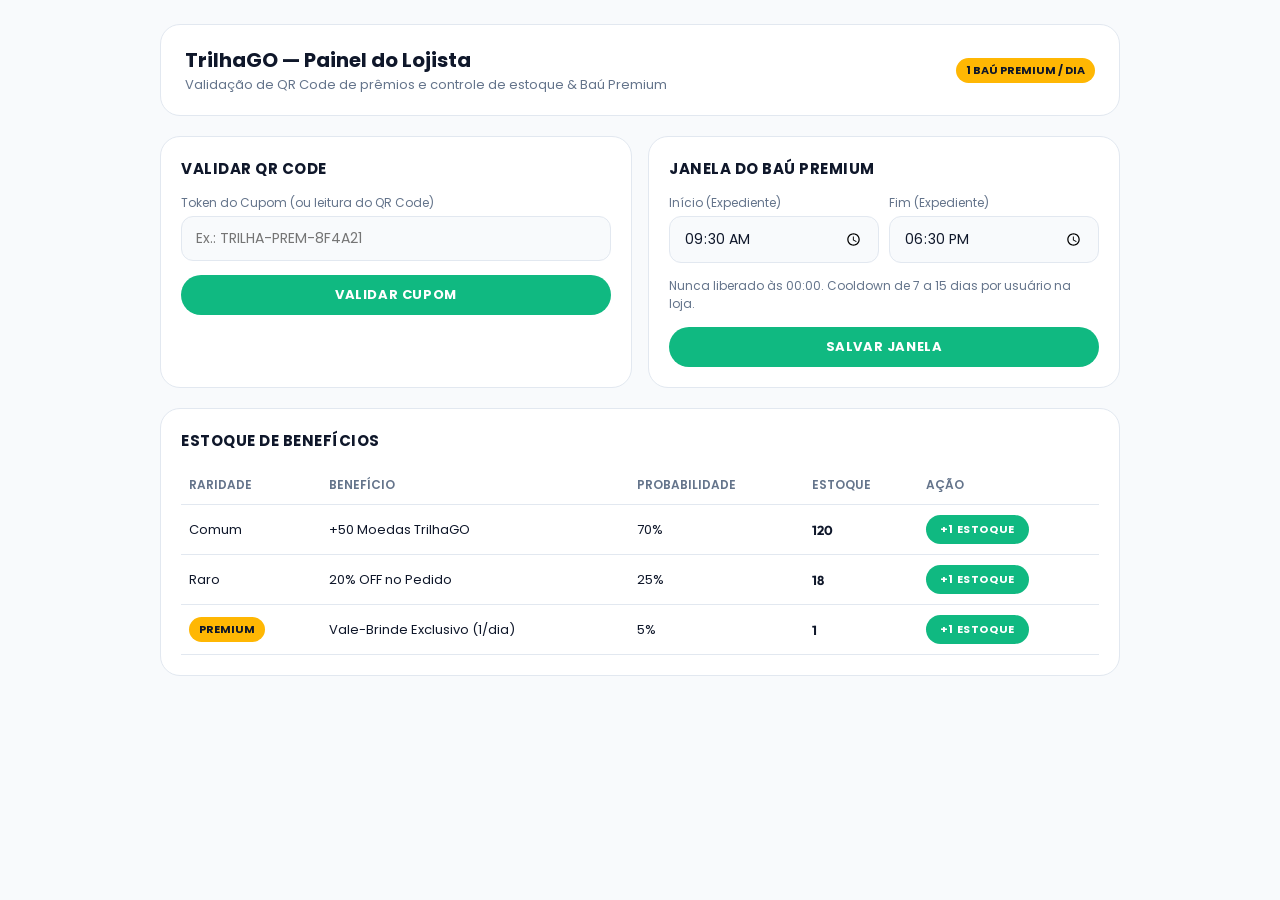
<file: web/lojista/index.html>
<!DOCTYPE html>
<html lang="pt-BR">
<head>
  <meta charset="UTF-8" />
  <meta name="viewport" content="width=device-width, initial-scale=1.0" />
  <title>TrilhaGO — Painel do Lojista</title>
  <link href="https://fonts.googleapis.com/css2?family=Outfit:wght@500;700&family=Poppins:wght@500;600;700&display=swap" rel="stylesheet" />
  <style>
    :root {
      --bg: #F8FAFC;
      --card: #FFFFFF;
      --emerald: #10B981;
      --emerald-dark: #059669;
      --gold: #FFB703;
      --text: #0F172A;
      --muted: #64748B;
      --border: #E2E8F0;
    }
    * { box-sizing: border-box; margin: 0; padding: 0; }
    body { font-family: 'Poppins', sans-serif; background: var(--bg); color: var(--text); padding: 24px; }
    .container { max-width: 960px; margin: 0 auto; display: flex; flex-direction: column; gap: 20px; }
    header { background: var(--card); border: 1px solid var(--border); border-radius: 20px; padding: 20px 24px; display: flex; justify-content: space-between; align-items: center; flex-wrap: wrap; gap: 12px; }
    h1 { font-size: 20px; font-weight: 700; display: flex; align-items: center; gap: 10px; }
    .pill { background: var(--emerald); color: #fff; border: none; border-radius: 999px; padding: 10px 22px; font-family: 'Poppins', sans-serif; font-weight: 700; font-size: 13px; text-transform: uppercase; letter-spacing: 0.6px; cursor: pointer; }
    .pill:hover { background: var(--emerald-dark); }
    .grid { display: grid; grid-template-columns: repeat(auto-fit, minmax(290px, 1fr)); gap: 16px; }
    .card { background: var(--card); border: 1px solid var(--border); border-radius: 20px; padding: 20px; display: flex; flex-direction: column; gap: 14px; }
    .card h2 { font-size: 15px; font-weight: 700; text-transform: uppercase; letter-spacing: 0.5px; }
    label { font-size: 12px; color: var(--muted); display: block; margin-bottom: 4px; }
    input, select { width: 100%; padding: 11px 14px; border: 1px solid var(--border); border-radius: 12px; background: var(--bg); font-family: inherit; font-size: 14px; color: var(--text); }
    .metric { font-family: 'Outfit', sans-serif; font-size: 28px; font-weight: 700; color: var(--emerald); }
    .badge-gold { display: inline-block; background: var(--gold); color: var(--text); font-weight: 700; font-size: 11px; padding: 4px 10px; border-radius: 999px; text-transform: uppercase; }
    .status-box { padding: 12px 14px; border-radius: 12px; font-size: 13px; display: none; }
    .status-box.ok { display: block; background: #ECFDF5; color: #065F46; border: 1px solid #A7F3D0; }
    .status-box.err { display: block; background: #FEF2F2; color: #991B1B; border: 1px solid #FECACA; }
    table { width: 100%; border-collapse: collapse; font-size: 13px; }
    th, td { text-align: left; padding: 10px 8px; border-bottom: 1px solid var(--border); }
    th { color: var(--muted); font-weight: 600; font-size: 12px; text-transform: uppercase; }
  </style>
</head>
<body>
  <div class="container">
    <header>
      <div>
        <h1>TrilhaGO — Painel do Lojista</h1>
        <p style="font-size:13px;color:var(--muted);">Validação de QR Code de prêmios e controle de estoque &amp; Baú Premium</p>
      </div>
      <span class="badge-gold">1 Baú Premium / Dia</span>
    </header>

    <div class="grid">
      <div class="card">
        <h2>Validar QR Code</h2>
        <div>
          <label for="qrInput">Token do Cupom (ou leitura do QR Code)</label>
          <input id="qrInput" type="text" placeholder="Ex.: TRILHA-PREM-8F4A21" />
        </div>
        <button class="pill" onclick="validateQr()">VALIDAR CUPOM</button>
        <div id="qrStatus" class="status-box"></div>
      </div>

      <div class="card">
        <h2>Janela do Baú Premium</h2>
        <div style="display:grid;grid-template-columns:1fr 1fr;gap:10px;">
          <div>
            <label for="winStart">Início (Expediente)</label>
            <input id="winStart" type="time" value="09:30" />
          </div>
          <div>
            <label for="winEnd">Fim (Expediente)</label>
            <input id="winEnd" type="time" value="18:30" />
          </div>
        </div>
        <p style="font-size:12px;color:var(--muted);">Nunca liberado às 00:00. Cooldown de 7 a 15 dias por usuário na loja.</p>
        <button class="pill" onclick="saveWindow()">SALVAR JANELA</button>
      </div>
    </div>

    <div class="card">
      <h2>Estoque de Benefícios</h2>
      <table>
        <thead>
          <tr><th>Raridade</th><th>Benefício</th><th>Probabilidade</th><th>Estoque</th><th>Ação</th></tr>
        </thead>
        <tbody id="stockBody"></tbody>
      </table>
    </div>
  </div>

  <script>
    const rewards = [
      { id: 1, rarity: 'Comum', title: '+50 Moedas TrilhaGO', prob: '70%', stock: 120 },
      { id: 2, rarity: 'Raro', title: '20% OFF no Pedido', prob: '25%', stock: 18 },
      { id: 3, rarity: 'Premium', title: 'Vale-Brinde Exclusivo (1/dia)', prob: '5%', stock: 1 }
    ];
    const validTokens = new Set(['TRILHA-PREM-8F4A21', 'TRILHA-RARE-19C302', 'TRILHA-COM-44B110']);

    function renderStock() {
      document.getElementById('stockBody').innerHTML = rewards.map(r => `
        <tr>
          <td>${r.rarity === 'Premium' ? '<span class="badge-gold">Premium</span>' : r.rarity}</td>
          <td>${r.title}</td>
          <td>${r.prob}</td>
          <td style="font-family:'Outfit',sans-serif;font-weight:700;">${r.stock}</td>
          <td><button class="pill" style="padding:6px 14px;font-size:11px;" onclick="addStock(${r.id})">+1 Estoque</button></td>
        </tr>
      `).join('');
    }
    function addStock(id) {
      const item = rewards.find(x => x.id === id);
      if (item) { item.stock += 1; renderStock(); }
    }
    function validateQr() {
      const val = document.getElementById('qrInput').value.trim().toUpperCase();
      const box = document.getElementById('qrStatus');
      if (!val) { box.className = 'status-box err'; box.textContent = 'Informe um código QR para validar.'; return; }
      if (validTokens.has(val)) {
        validTokens.delete(val);
        box.className = 'status-box ok';
        box.textContent = 'Cupom ' + val + ' validado e resgatado com sucesso!';
      } else {
        box.className = 'status-box err';
        box.textContent = 'QR Code inválido ou já resgatado anteriormente.';
      }
    }
    function saveWindow() {
      const s = document.getElementById('winStart').value;
      const e = document.getElementById('winEnd').value;
      if (s === '00:00') { alert('A janela nunca pode iniciar às 00:00.'); return; }
      alert('Janela do Baú Premium salva: ' + s + ' às ' + e);
    }
    renderStock();
  </script>
</body>
</html>
</file>
